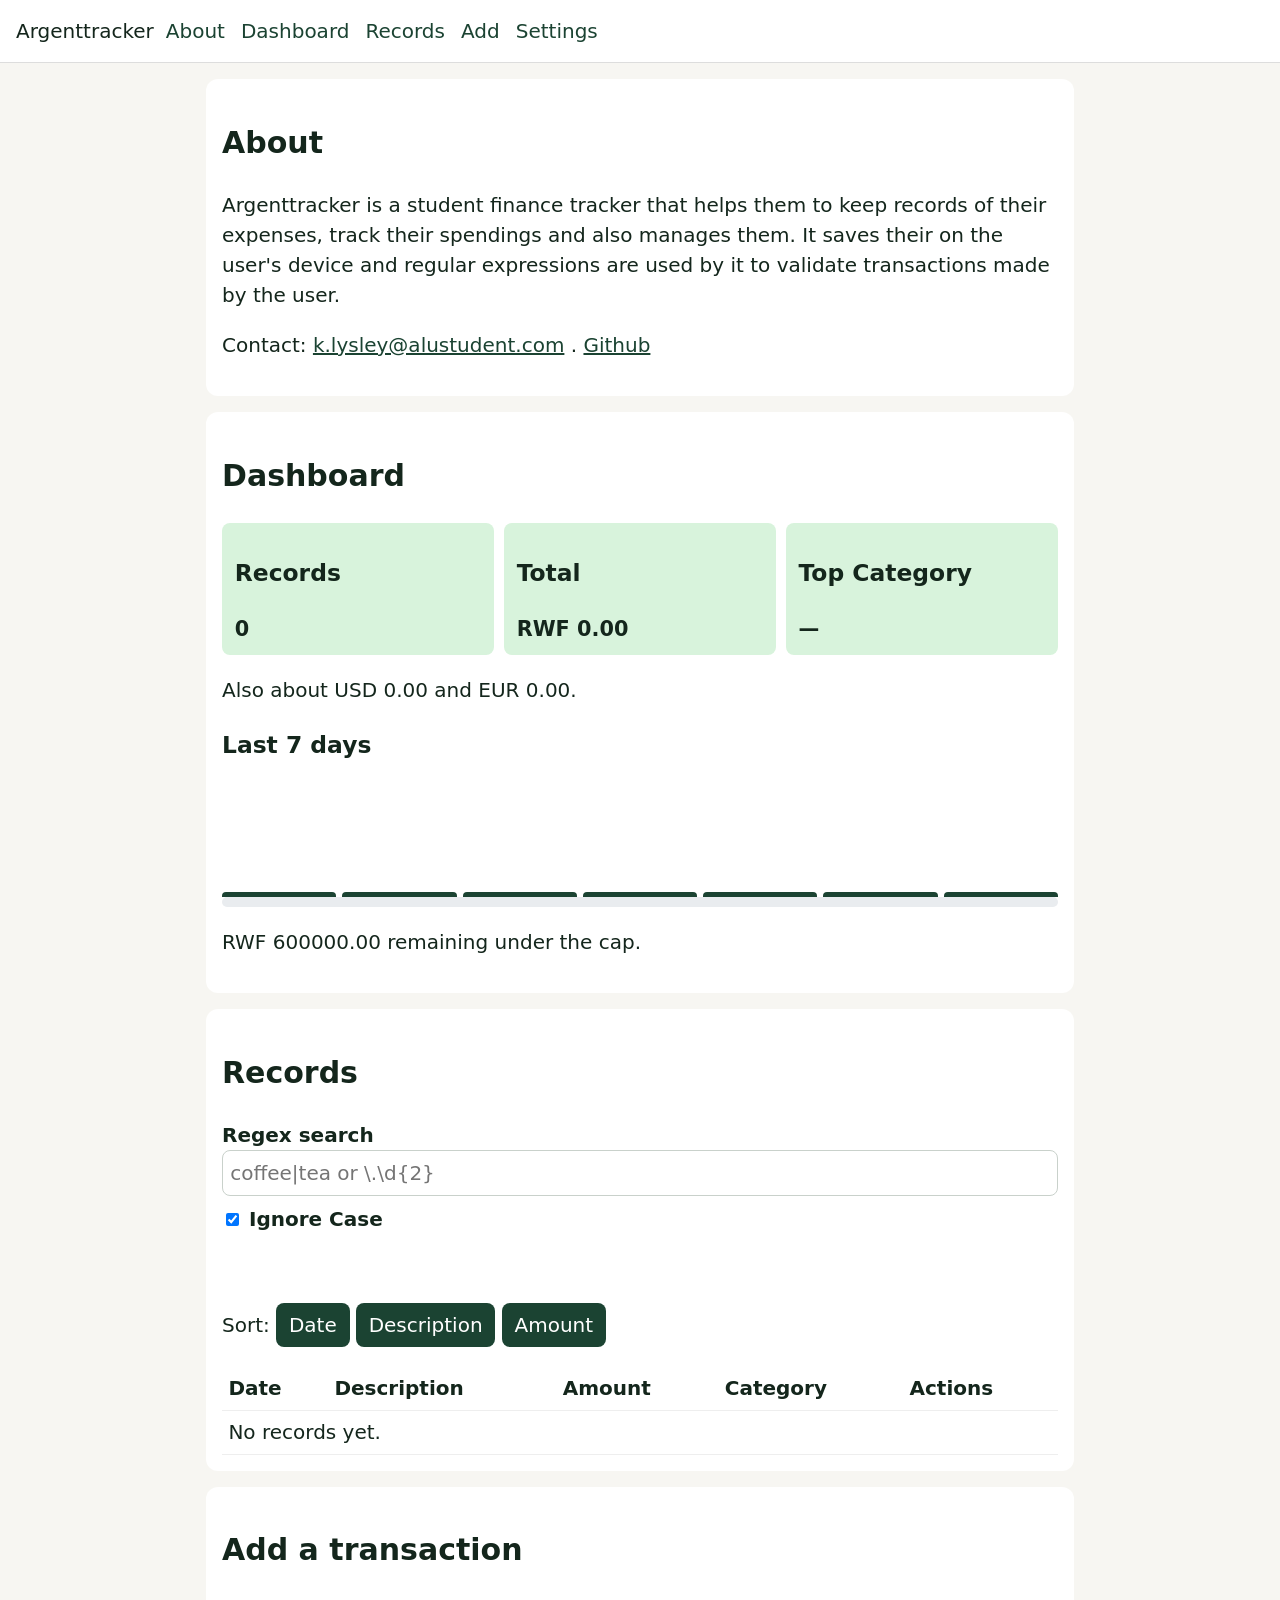
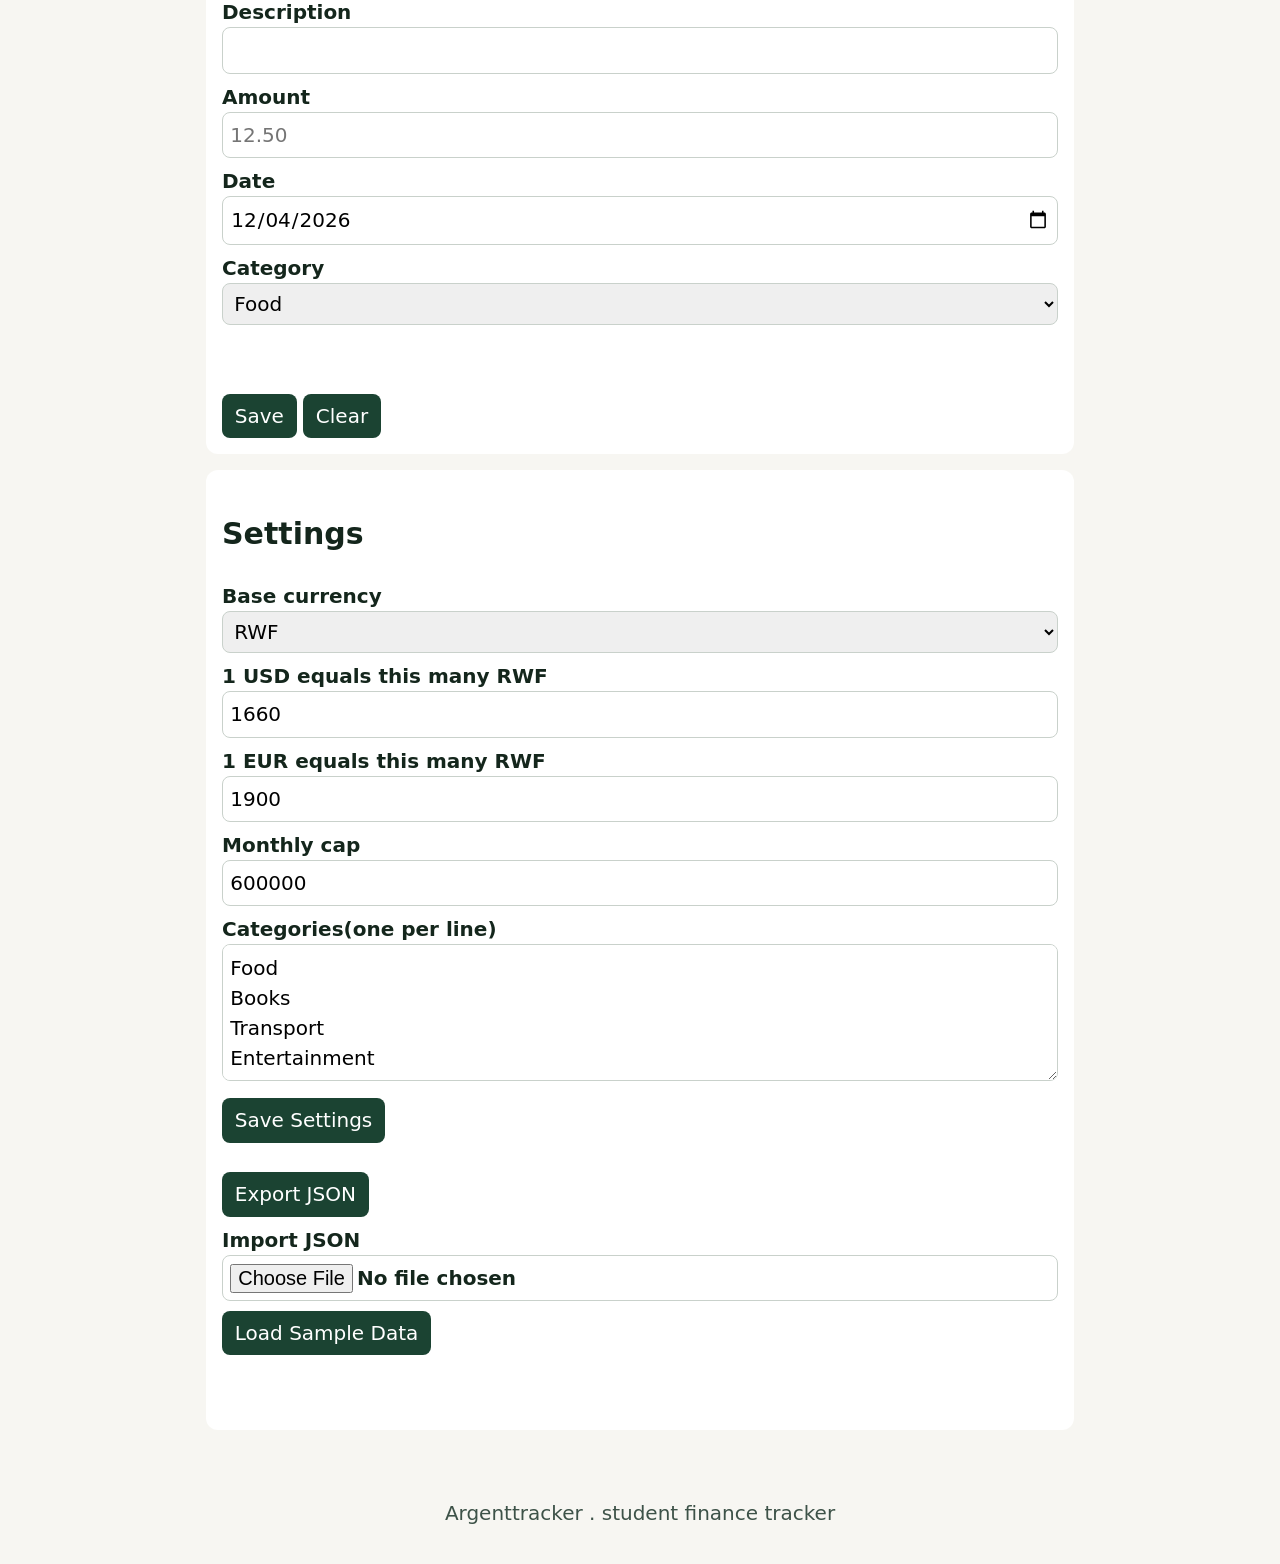
<file: index.html>
<!DOCTYPE html>
<html lang="en">
    <head>
        <meta charset="UTF-8">
        <meta name="viewport" content="width=device-width, initial-scale=1">
        <title>Argenttracker</title>
        <link rel="stylesheet" href="styles/main.css">
    </head>
    <body>
        <a class="skip" href="#main">Skip to the actual content</a>
        <header>
            <p class="logo">Argenttracker</p>
            <button id="menu" type="button" aria-expanded="false" aria-controls="nav">Menu</button>
            <nav id="nav" aria-label="Primary">
                <a href="#about">About</a>
                <a href="#dashboard">Dashboard</a>
                <a href="#records">Records</a>
                <a href="#form">Add</a>
                <a href="#settings">Settings</a>
            </nav>
        </header>

        <main id="main">
            <section id ="about">
                <h1>About</h1>
                <p>Argenttracker is a student finance tracker that helps them to keep records of their expenses, track their spendings and also manages them. It saves their on the user's device and regular expressions are used by it to validate transactions made by the user.</p>
                <p>Contact: <a href="mailto:k.lysley@alustudent.com">k.lysley@alustudent.com</a> . <a href="https://github.com/klysley-des">Github</a></p>
                </section>
                
                <section id="dashboard" aria-labelledby="dash-title">
                    <h2 id="dash-title">Dashboard</h2>
                    <div class="stats">
                        <article><h3>Records</h3><p id="count">0</p></article>
                        <article><h3>Total</h3><p id="sum">0</p></article>
                        <article><h3>Top Category</h3><p id="top">-</p></article>
                    </div>
                    <p id="fx"></p>
                    <h3>Last 7 days</h3>
                    <div id="chart" class="chart" role="img" aria-label="Spending for the past seven days"></div>
                    <div class="meter" aria-hidden="true"><span id="fill"></span></div>
                    <p id="capmsg" aria-live="polite" aria-atomic="true"></p>
                </section>

                <section id="records" aria-labelledby="rec-title">
                    <h2 id="rec-title">Records</h2>
                    <label for="q">Regex search</label>
                    <input id="q" type="search" placeholder="coffee|tea or \.\d{2}">
                    <label><input id="ci" type="checkbox" checked> Ignore Case</label>
                    <p id="qerr" role="status"></p>
                    <p>
                        Sort:
                        <button type="button" data-sort="date">Date</button>
                        <button type="button" data-sort="description">Description</button>
                        <button type="button" data-sort="amount">Amount</button>
                    </p>
                    <table>
                        <caption class="sr">Transaction Records</caption>
                        <thead>
                            <tr>
                                <th scope="col">Date</th>
                                <th scope="col">Description</th>
                                <th scope="col">Amount</th>
                                <th scope="col">Category</th>
                                <th scope="col">Actions</th>
                            </tr>
                        </thead>
                        <tbody id="rows"></tbody>
                    </table>
                </section>

                <section id="form" aria-labelledby="form-title">
                    <h2 id="form-title">Add a transaction</h2>
                    <form id="txn" novalidate>
                        <input id="edit-id" type="hidden">
                        <label for="description">Description</label>
                        <input id="description" required maxlength="90">
                        <label for="amount">Amount</label> 
                        <input id="amount" inputmode="decimal" required placeholder="12.50">
                        <label for="date">Date</label>
                        <input id="date" type="date" required>
                        <label for="category">Category</label>
                        <select id="category" required></select>
                        <p id="status" role="status"></p>
                        <button id="save" type="submit">Save</button>
                        <button id="cancel" type="button">Clear</button>
    

                    </form>
                </section>

                <section id="settings" aria-labelledby="set-title">
                    <h2 id="set-title">Settings</h2>
                    <form id="prefs">
                        <label for="base">Base currency</label>
                        <select id="base">
                            <option>RWF</option>
                            <option>USD</option>
                            <option>EUR</option>
                        </select>
                        <label for="eur">1 USD equals this many RWF</label>
                        <input id="eur" inputmode="decimal">
                        <label for="gbp">1 EUR equals this many RWF</label>
                        <input id="gbp" inputmode="decimal">
                        <label for="cap">Monthly cap</label>
                        <input id="cap" inputmode="decimal">
                        <label for="cats">Categories(one per line)</label>
                        <textarea id="cats" rows="4"></textarea>
                        <button type="submit">Save Settings</button>
                    </form>
                    <p>
                        <button id="export" type="button">Export JSON</button>
                        <label for="import">Import JSON <input id="import" type="file" accept=".json,application/json"></label>
                        <button id="seed" type="button">Load Sample Data</button>
                    </p>
                    <p id="prefmsg" role="status"></p>
                </section>
            </main>
            <footer><p>Argenttracker . student finance tracker</p></footer>
            <script type="module" src="scripts/app.js"></script>
        </body>
        </html>
</file>
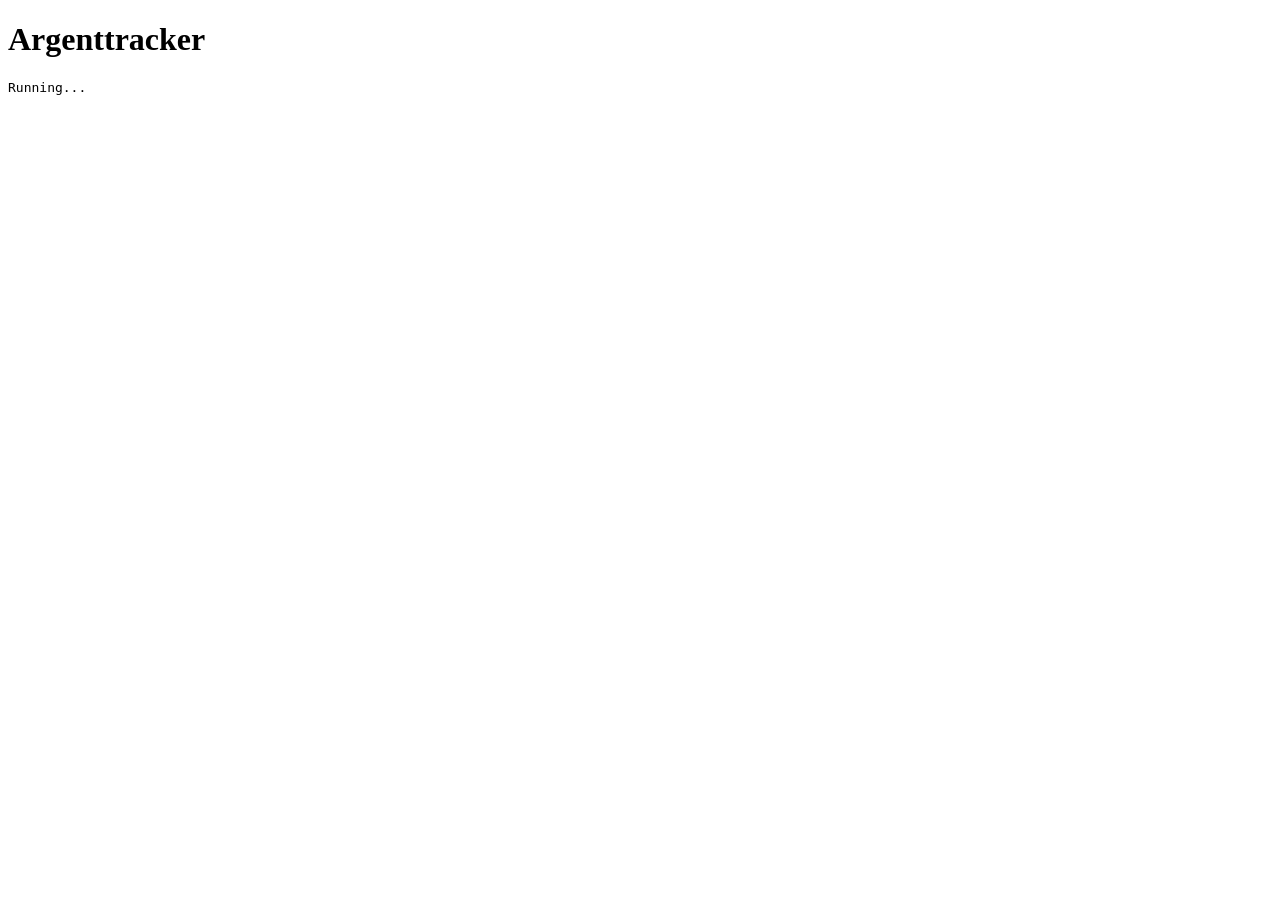
<file: tests.html>
<!DOCTYPE html>
<html lang="en">
    <head>
        <meta charset="UTF-8">
        <title>Argenttracker tests</title>
    </head>
    <body>
        <h1>Argenttracker</h1>
        <pre id="out">Running...</pre> 
        <script type="module">
            import { checkRecord, rules } from "./scripts/validators.js";
            import { compile, highlight } from "./scripts/search.js";

            const does = ["Food", "Books", "Transport", "Entertainment", "Fees", "Other expenses"];
            const good = {description: "Lunch", amount:"12000", date: "2026-10-14", category: "Food" };
            const lines = [];
            const check = (name, pass) => lines.push(`${pass ? "PASS" : "FAIL"} ${name}`);

            check("good record", typeof checkRecord(good, does) === "object");
            check("reject 012", typeof checkRecord({...good, amount: "012" }, does) === "string");
            check("rejects edge spaces", typeof checkRecord({...good, description: " Lunch" }, does) === "string");
            check("reject duplicate word", typeof checkRecord({ ...good, description: "coffee coffee"  }, does) === "string");
            check("date rule", rules.date.test("2026-10-14") && !rules.date.test("2026-13-01"));
            check("categeory rule", rules.category.test("Bus Pass") && !rules.category.test("Food2"));
            check("bad search is caught", compile("[", true).re === null);
            check("highlight uses mark", highlight("tea time", compile("tea", true).re).includes("<mark>tea</mark>"));

            document.getEl
        </script>
    </body>
</html>
</file>
<file: styles/main.css>
:root {
    --ink: #14261c;
    --muted: #3d5248;
    --paper: #f7f6f2;
    --card: #ffffff;
    --green: #1b4332;
    --soft: #d8f3dc;
    --warn: #9b2226;
}
* { box-sizing:border-box; }
body {
    margin: 0;
    font: 20px/1.5 system-ui, "Times New Roman", serif;
    color: var(--ink);
    background: var(--paper);
}
a {color: var(--green); }

:focus-visible {
    outline: 3px solid var(--green);
    outline-offset: 2px;

}
.skip {
    position: absolute;
    left: -999px;
    background: var(--green);
    color: #fff;
    padding: 0.4rem 0.8rem;

}
.skip:focus { left:0.5rem; top: 0.5rem; }
header, main, footer { padding: 1rem; }

header{
    display: flex;
    flex-wrap: wrap;
    gap: 0.75rem;
    align-items: center;
    background: var(--card);
    border-bottom: 1px solid #ddd;
    position: sticky;
    top: 0;
}

.logo {margin: 0; font-weight: 500; }

#nav { display: none; width: 100%; flex-direction: column; gap: 0.4rem; }
#nav.open {display: flex; }
#nav a { text-decoration: none; transition: color 0.2s ease; }
#nav a:hover { color: #40916c;}

main { max-width: 900px; margin: auto; }

section {
    background: var(--card);
    border-radius: 12px;
    padding: 1rem;
    margin-bottom: 1rem;
}
label, button, input, select, textarea { font: inherit; }
label { display: block; font-weight: 600; margin-top: 0.5rem; }
input, select, textarea { width: 100%; padding: 0.45rem; border: 1px solid #c9d1cb; border-radius: 8px; }
input[type="checkbox"] {width: auto; }
button {
    margin-top: 0.6rem; 
    background: var(--green);
    color: #fff;
    border: 0;
    border-radius: 8px;
    padding: 0.45rem 0.8rem;
    cursor: pointer;
}

.stats { display: grid; gap:0.6rem; }
.stats article { background: var(--soft); border-radius:8px; padding: 0.6rem 0.8rem; }
.stats p { margin: 0; font-size: 1.3rem; font-weight: 700; }

.chart { display: flex; align-items: flex-end; gap: 6px; height: 110px; }
.bar {
    display: block;
    flex: 1;
    background: var(--green);
    border-radius: 4px 4px 0 0;
    transition: height 0.35s ease;

}

.meter { height: 10px; background: #e9ecef; border-radius: 99px; overflow: hidden; }
#fill { display: block; height: 100%; width: 0; background: var(--green); transition: width 0.35s ease; }
#fill.over { background: var(--warn); }

table { width: 100%; border-collapse: collapse; }
th, td { text-align: left; padding: 0.4rem; border-bottom: 1px solid #eee; }
mark { background: #ffe08a; color: inherit; }
#status, #qerr, #prefmsg { color: var(--warn); min-height: 1.2rem; }
footer { color: var(--muted); text-align: center; }

.sr{
    position: absolute;
    width: 1px;
    height: 1px;
    overflow: hidden;
    clip: rect(0, 0, 0, 0);
}

@media (max-width: 767px) {
    thead {display: none; }
    tr, td { display: block; }
    tr{ border: 1px solid #e5e5e5; border-radius: 8px; margin-bottom: 0.6rem; padding: 0.3rem; }
    td::before { content: attr(data-label) ": "; font-weight: 700; }

}

@media (min-width: 768px) {
    #menu { display: none; }
    #nav { display: flex; flex-direction: row; width: auto; gap: 1rem; }
    .stats { grid-template-columns: repeat(3, 1fr); }

}

@media (min-width: 1024) {
    main { padding: 1.5rem 1rem 2rem; }
    section{ padding: 1.25rem 1.5rem; }

}

@media (prefers-reduced-motion: reduce) {
    .bar, #fill, #nav a { transition: none; }
}
</file>
